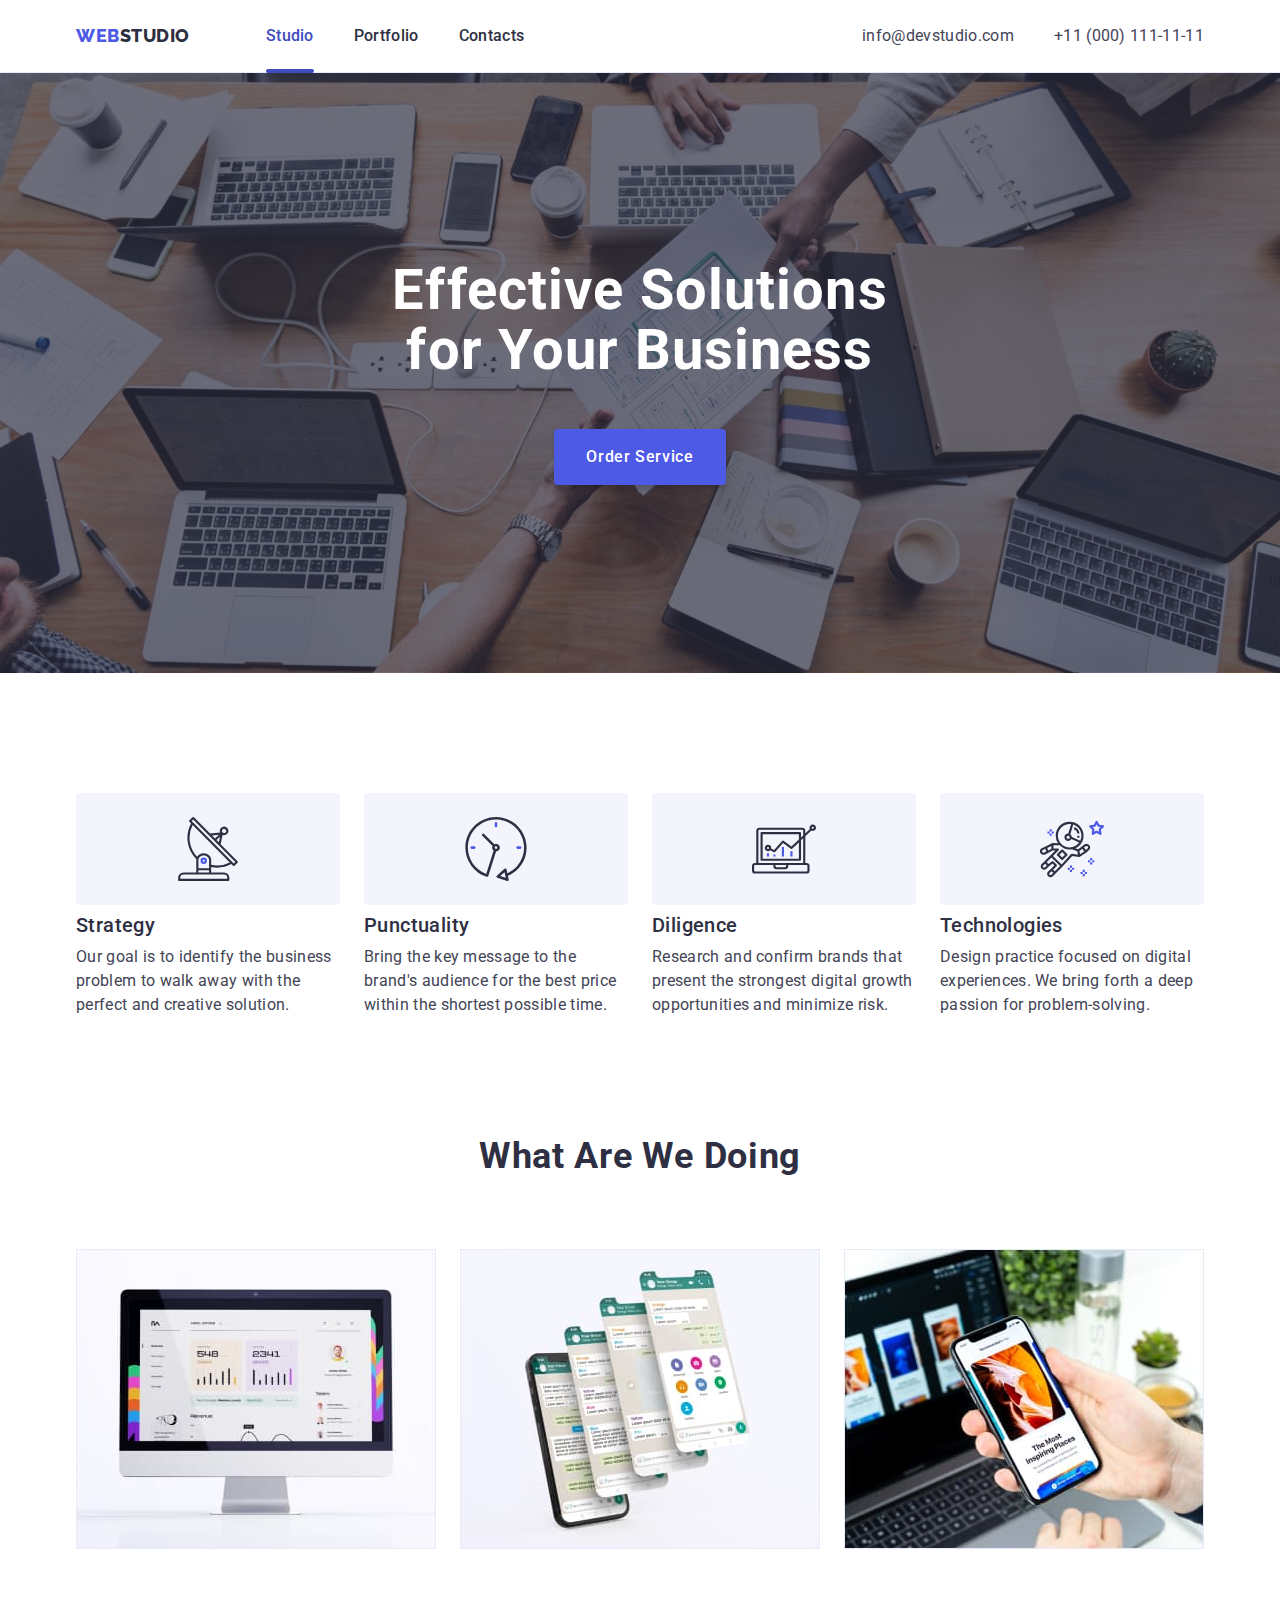
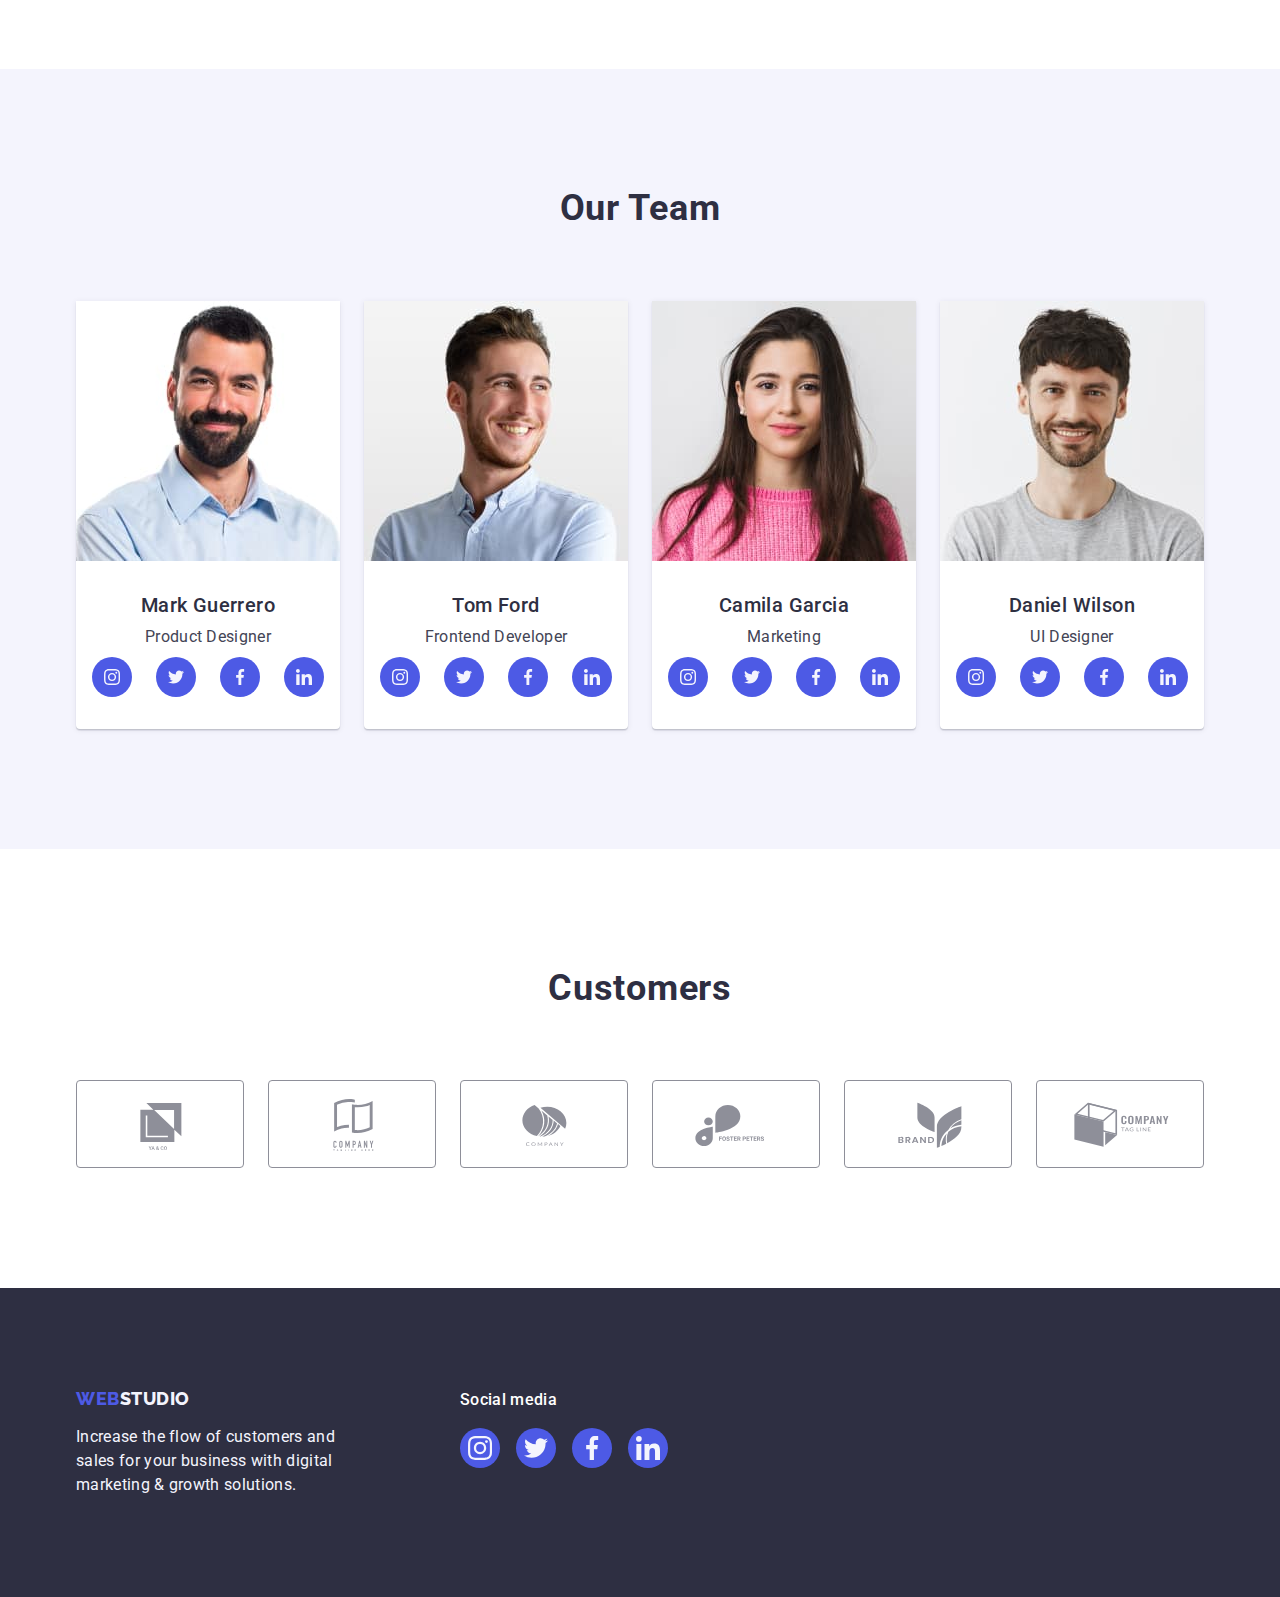
<file: index.html>
<!DOCTYPE html>

<html lang="en">
  <head>
    <meta charset="UTF-8" />
    <meta http-equiv="X-UA-Compatible" content="IE=edge" />
    <meta name="viewport" content="width=device-width, initial-scale=1.0" />
    <link rel="preconnect" href="https://fonts.googleapis.com" />
    <link rel="preconnect" href="https://fonts.gstatic.com" crossorigin />
    <link
      href="https://fonts.googleapis.com/css2?family=Raleway:wght@800&family=Roboto:wght@400;500;700;900&display=swap"
      rel="stylesheet"
    />
    <link rel="stylesheet" href="./css/modern-normalize/modern-normalize.min.css" />
    <link rel="stylesheet" href="./css/styles.css" />
    <title>Web Studio</title>
  </head>
  <body>
    <header class="page-header">
      <div class="container page-header-container">
        <nav class="page-nav">
          <a href="./index.html" class="logo link"
            >Web<span class="logo-item-theme-light">Studio</span></a
          >
          <ul class="menu list">
            <li class="menu-item">
              <a class="menu-link menu-link-active link" href="./index.html">Studio</a>
            </li>
            <li class="menu-item">
              <a class="menu-link link" href="./portfolio.html">Portfolio</a>
            </li>
            <li class="menu-item">
              <a class="menu-link link" href="">Contacts</a>
            </li>
          </ul>
        </nav>
        <address class="contact">
          <ul class="contact-list list">
            <li class="contact-item">
              <a class="contact-link link" href="mailto:info@devstudio.com">info@devstudio.com</a>
            </li>
            <li class="contact-item">
              <a class="contact-link link" href="tel:+110001111111">+11 (000) 111-11-11</a>
            </li>
          </ul>
        </address>
      </div>
    </header>
    <main>
      <section class="hero">
        <div class="container">
          <h1 class="hero-descr">Effective Solutions for Your Business</h1>
          <button class="modal-open-btn" type="button" data-modal-open>Order Service</button>
        </div>
      </section>
      <section class="principle-section section">
        <div class="container">
          <h2 class="principle-title-hidden visually-hidden">Principles of work</h2>
          <ul class="principle list principle-container">
            <li class="principle-item">
              <div class="principle-icon-container">
                <svg class="principle-icon" aria-label="Icon antenna" width="64" height="64">
                  <use href="./images/icons.svg#icon-antenna"></use>
                </svg>
              </div>
              <h3 class="principle-title">Strategy</h3>
              <p class="principle-descr">
                Our goal is to identify the business problem to walk away with the perfect and
                creative solution.
              </p>
            </li>
            <li class="principle-item">
              <div class="principle-icon-container">
                <svg class="principle-icon" aria-label="Icon clock" width="64" height="64">
                  <use href="./images/icons.svg#icon-clock"></use>
                </svg>
              </div>
              <h3 class="principle-title">Punctuality</h3>
              <p class="principle-descr">
                Bring the key message to the brand's audience for the best price within the shortest
                possible time.
              </p>
            </li>
            <li class="principle-item">
              <div class="principle-icon-container">
                <svg class="principle-icon" aria-label="Icon diagram" width="64" height="64">
                  <use href="./images/icons.svg#icon-diagram"></use>
                </svg>
              </div>
              <h3 class="principle-title">Diligence</h3>
              <p class="principle-descr">
                Research and confirm brands that present the strongest digital growth opportunities
                and minimize risk.
              </p>
            </li>
            <li class="principle-item">
              <div class="principle-icon-container">
                <svg class="principle-icon" aria-label="Icon astronaut" width="64" height="64">
                  <use href="./images/icons.svg#icon-astronaut"></use>
                </svg>
              </div>
              <h3 class="principle-title">Technologies</h3>
              <p class="principle-descr">
                Design practice focused on digital experiences. We bring forth a deep passion for
                problem-solving.
              </p>
            </li>
          </ul>
        </div>
      </section>
      <section class="working-section">
        <div class="container">
          <h2 class="working-img-title">What Are We Doing</h2>
          <ul class="working-img-list list">
            <li class="working-img-item">
              <img
                class="working-img"
                src="./images/what-are-we-doing/pc-content.jpg"
                alt="PC content"
                width="360"
                height="300"
              />
            </li>
            <li class="working-img-item">
              <img
                class="working-img"
                src="./images/what-are-we-doing/mobile-application.jpg"
                alt="Mobile application"
                width="360"
                height="300"
              />
            </li>
            <li class="working-img-item">
              <img
                class="working-img"
                src="./images/what-are-we-doing/mobile-content.jpg"
                alt="Mobile content"
                width="360"
                height="300"
              />
            </li>
          </ul>
        </div>
      </section>
      <section class="our-team-section section">
        <div class="container">
          <h2 class="team-title">Our Team</h2>
          <ul class="team-list list">
            <li class="team-item">
              <img
                class="team-img"
                src="./images/our-team/mark-guerrero.jpg"
                alt="Mark Guerrero"
                width="264"
                height="260"
              />
              <div class="team-member-container">
                <h3 class="team-member">Mark Guerrero</h3>
                <p class="team-member-profession">Product Designer</p>
                <ul class="social-list list">
                  <li class="social-list-item">
                    <a href="" class="social-list-link">
                      <svg
                        class="social-list-icon"
                        aria-label="Icon instagram"
                        width="16"
                        height="16"
                      >
                        <use href="./images/icons.svg#icon-instagram"></use>
                      </svg>
                    </a>
                  </li>
                  <li class="social-list-item">
                    <a href="" class="social-list-link">
                      <svg
                        class="social-list-icon"
                        aria-label="Icon twitter"
                        width="16"
                        height="16"
                      >
                        <use href="./images/icons.svg#icon-twitter"></use>
                      </svg>
                    </a>
                  </li>
                  <li class="social-list-item">
                    <a href="" class="social-list-link">
                      <svg
                        class="social-list-icon"
                        aria-label="Icon facebook"
                        width="16"
                        height="16"
                      >
                        <use href="./images/icons.svg#icon-facebook"></use>
                      </svg>
                    </a>
                  </li>
                  <li class="social-list-item">
                    <a href="" class="social-list-link">
                      <svg
                        class="social-list-icon"
                        aria-label="Icon linkedin"
                        width="16"
                        height="16"
                      >
                        <use href="./images/icons.svg#icon-linkedin"></use>
                      </svg>
                    </a>
                  </li>
                </ul>
              </div>
            </li>
            <li class="team-item">
              <img
                class="team-img"
                src="./images/our-team/tom-ford.jpg"
                alt="Tom Ford"
                width="264"
                height="260"
              />
              <div class="team-member-container">
                <h3 class="team-member">Tom Ford</h3>
                <p class="team-member-profession">Frontend Developer</p>
                <ul class="social-list list">
                  <li class="social-list-item">
                    <a href="" class="social-list-link">
                      <svg
                        class="social-list-icon"
                        aria-label="Icon instagram"
                        width="16"
                        height="16"
                      >
                        <use href="./images/icons.svg#icon-instagram"></use>
                      </svg>
                    </a>
                  </li>
                  <li class="social-list-item">
                    <a href="" class="social-list-link">
                      <svg
                        class="social-list-icon"
                        aria-label="Icon twitter"
                        width="16"
                        height="16"
                      >
                        <use href="./images/icons.svg#icon-twitter"></use>
                      </svg>
                    </a>
                  </li>
                  <li class="social-list-item">
                    <a href="" class="social-list-link">
                      <svg
                        class="social-list-icon"
                        aria-label="Icon facebook"
                        width="16"
                        height="16"
                      >
                        <use href="./images/icons.svg#icon-facebook"></use>
                      </svg>
                    </a>
                  </li>
                  <li class="social-list-item">
                    <a href="" class="social-list-link">
                      <svg
                        class="social-list-icon"
                        aria-label="Icon linkedin"
                        width="16"
                        height="16"
                      >
                        <use href="./images/icons.svg#icon-linkedin"></use>
                      </svg>
                    </a>
                  </li>
                </ul>
              </div>
            </li>
            <li class="team-item">
              <img
                class="team-img"
                src="./images/our-team/camila-garcia.jpg"
                alt="Camila Garcia"
                width="264"
                height="260"
              />
              <div class="team-member-container">
                <h3 class="team-member">Camila Garcia</h3>
                <p class="team-member-profession">Marketing</p>
                <ul class="social-list list">
                  <li class="social-list-item">
                    <a href="" class="social-list-link">
                      <svg
                        class="social-list-icon"
                        aria-label="Icon instagram"
                        width="16"
                        height="16"
                      >
                        <use href="./images/icons.svg#icon-instagram"></use>
                      </svg>
                    </a>
                  </li>
                  <li class="social-list-item">
                    <a href="" class="social-list-link">
                      <svg
                        class="social-list-icon"
                        aria-label="Icon twitter"
                        width="16"
                        height="16"
                      >
                        <use href="./images/icons.svg#icon-twitter"></use>
                      </svg>
                    </a>
                  </li>
                  <li class="social-list-item">
                    <a href="" class="social-list-link">
                      <svg
                        class="social-list-icon"
                        aria-label="Icon facebook"
                        width="16"
                        height="16"
                      >
                        <use href="./images/icons.svg#icon-facebook"></use>
                      </svg>
                    </a>
                  </li>
                  <li class="social-list-item">
                    <a href="" class="social-list-link">
                      <svg
                        class="social-list-icon"
                        aria-label="Icon linkedin"
                        width="16"
                        height="16"
                      >
                        <use href="./images/icons.svg#icon-linkedin"></use>
                      </svg>
                    </a>
                  </li>
                </ul>
              </div>
            </li>
            <li class="team-item">
              <img
                class="team-img"
                src="./images/our-team/daniel-wilson.jpg"
                alt="Daniel Wilson"
                width="264"
                height="260"
              />
              <div class="team-member-container">
                <h3 class="team-member">Daniel Wilson</h3>
                <p class="team-member-profession">UI Designer</p>
                <ul class="social-list list">
                  <li class="social-list-item">
                    <a href="" class="social-list-link">
                      <svg
                        class="social-list-icon"
                        aria-label="Icon instagram"
                        width="16"
                        height="16"
                      >
                        <use href="./images/icons.svg#icon-instagram"></use>
                      </svg>
                    </a>
                  </li>
                  <li class="social-list-item">
                    <a href="" class="social-list-link">
                      <svg
                        class="social-list-icon"
                        aria-label="Icon twitter"
                        width="16"
                        height="16"
                      >
                        <use href="./images/icons.svg#icon-twitter"></use>
                      </svg>
                    </a>
                  </li>
                  <li class="social-list-item">
                    <a href="" class="social-list-link">
                      <svg
                        class="social-list-icon"
                        aria-label="Icon facebook"
                        width="16"
                        height="16"
                      >
                        <use href="./images/icons.svg#icon-facebook"></use>
                      </svg>
                    </a>
                  </li>
                  <li class="social-list-item">
                    <a href="" class="social-list-link">
                      <svg
                        class="social-list-icon"
                        aria-label="Icon linkedin"
                        width="16"
                        height="16"
                      >
                        <use href="./images/icons.svg#icon-linkedin"></use>
                      </svg>
                    </a>
                  </li>
                </ul>
              </div>
            </li>
          </ul>
        </div>
      </section>
      <section class="customers-section section">
        <div class="container">
          <h2 class="companies-icon-title">Customers</h2>
          <ul class="company-list list">
            <li class="company-list-item">
              <a href="" class="company-list-link">
                <svg
                  class="company-list-icon"
                  aria-label="Icon first company"
                  width="104"
                  height="56"
                >
                  <use href="./images/icons.svg#icon-first-company"></use>
                </svg>
              </a>
            </li>
            <li class="company-list-item">
              <a href="" class="company-list-link">
                <svg
                  class="company-list-icon"
                  aria-label="Icon second company"
                  width="104"
                  height="56"
                >
                  <use href="./images/icons.svg#icon-second-company"></use>
                </svg>
              </a>
            </li>
            <li class="company-list-item">
              <a href="" class="company-list-link">
                <svg
                  class="company-list-icon"
                  aria-label="Icon third company"
                  width="104"
                  height="56"
                >
                  <use href="./images/icons.svg#icon-third-company"></use>
                </svg>
              </a>
            </li>
            <li class="company-list-item">
              <a href="" class="company-list-link">
                <svg
                  class="company-list-icon"
                  aria-label="Icon fourth company"
                  width="104"
                  height="56"
                >
                  <use href="./images/icons.svg#icon-fourth-company"></use>
                </svg>
              </a>
            </li>
            <li class="company-list-item">
              <a href="" class="company-list-link">
                <svg
                  class="company-list-icon"
                  aria-label="Icon fifth company"
                  width="104"
                  height="56"
                >
                  <use href="./images/icons.svg#icon-fifth-company"></use>
                </svg>
              </a>
            </li>
            <li class="company-list-item">
              <a href="" class="company-list-link">
                <svg
                  class="company-list-icon"
                  aria-label="Icon sixth company"
                  width="104"
                  height="56"
                >
                  <use href="./images/icons.svg#icon-sixth-company"></use>
                </svg>
              </a>
            </li>
          </ul>
        </div>
      </section>
    </main>
    <footer class="footer">
      <div class="footer-container container">
        <div class="footer-main">
          <a href="./index.html" class="logo logo-footer link"
            >Web<span class="logo-item-theme-dark">Studio</span></a
          >
          <p class="footer-descr">
            Increase the flow of customers and sales for your business with digital marketing &
            growth solutions.
          </p>
        </div>
        <div>
          <p class="footer-icon-title">Social media</p>
          <ul class="footer-social-list list">
            <li class="footer-social-list-item">
              <a href="" class="footer-social-list-link">
                <svg
                  class="footer-social-list-icon"
                  aria-label="Icon instagram"
                  width="24"
                  height="24"
                >
                  <use href="./images/icons.svg#icon-instagram"></use>
                </svg>
              </a>
            </li>
            <li class="footer-social-list-item">
              <a href="" class="footer-social-list-link">
                <svg
                  class="footer-social-list-icon"
                  aria-label="Icon twitter"
                  width="24"
                  height="24"
                >
                  <use href="./images/icons.svg#icon-twitter"></use>
                </svg>
              </a>
            </li>
            <li class="footer-social-list-item">
              <a href="" class="footer-social-list-link">
                <svg
                  class="footer-social-list-icon"
                  aria-label="Icon facebook"
                  width="24"
                  height="24"
                >
                  <use href="./images/icons.svg#icon-facebook"></use>
                </svg>
              </a>
            </li>
            <li class="footer-social-list-item">
              <a href="" class="footer-social-list-link">
                <svg
                  class="footer-social-list-icon"
                  aria-label="Icon linkedin"
                  width="24"
                  height="24"
                >
                  <use href="./images/icons.svg#icon-linkedin"></use>
                </svg>
              </a>
            </li>
          </ul>
        </div>
      </div>
    </footer>
    <div class="backdrop is-hidden" data-modal>
      <div class="modal">
        <button type="button" class="modal-close-btn" data-modal-close>
          <svg class="modal-close-icon" width="8" height="8">
            <use href="./images/icons.svg#icon-close-btn"></use>
          </svg>
        </button>
      </div>
    </div>
    <script src="./js/modal.js"></script>
  </body>
</html>
</file>
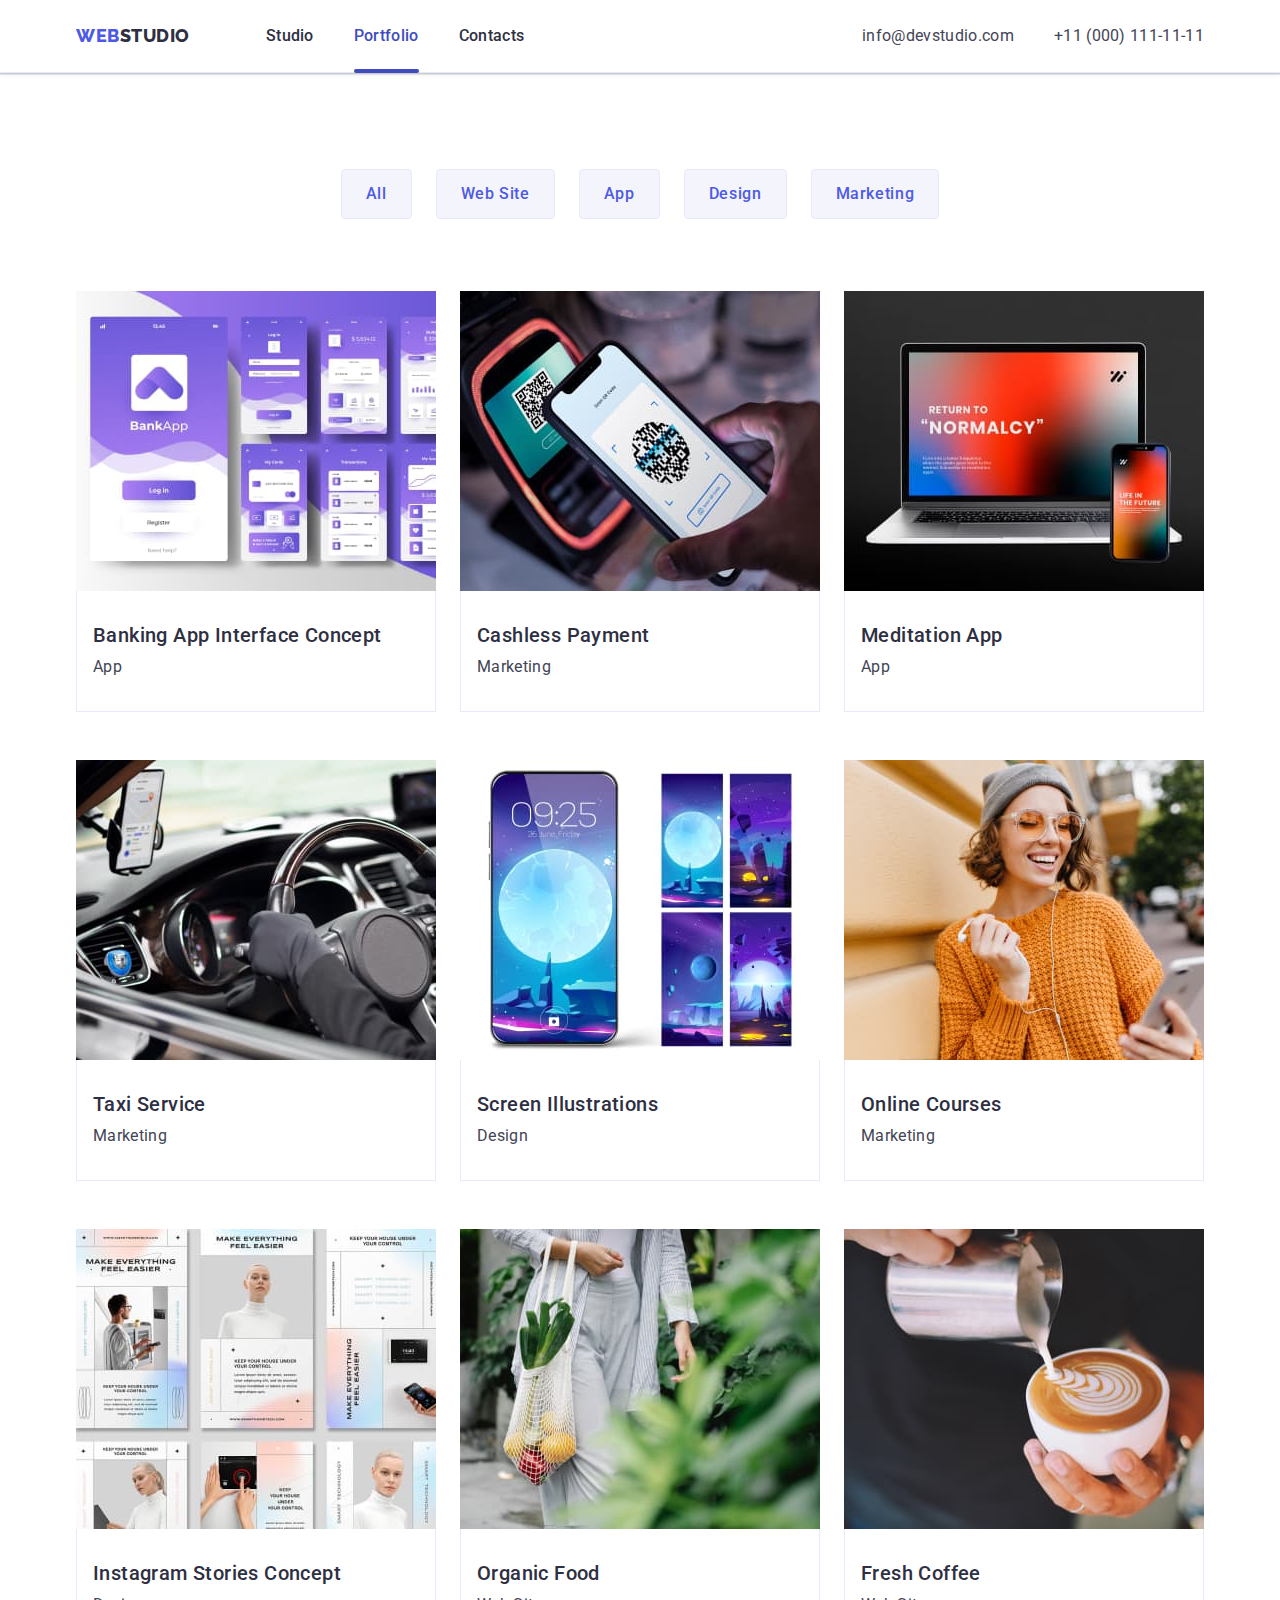
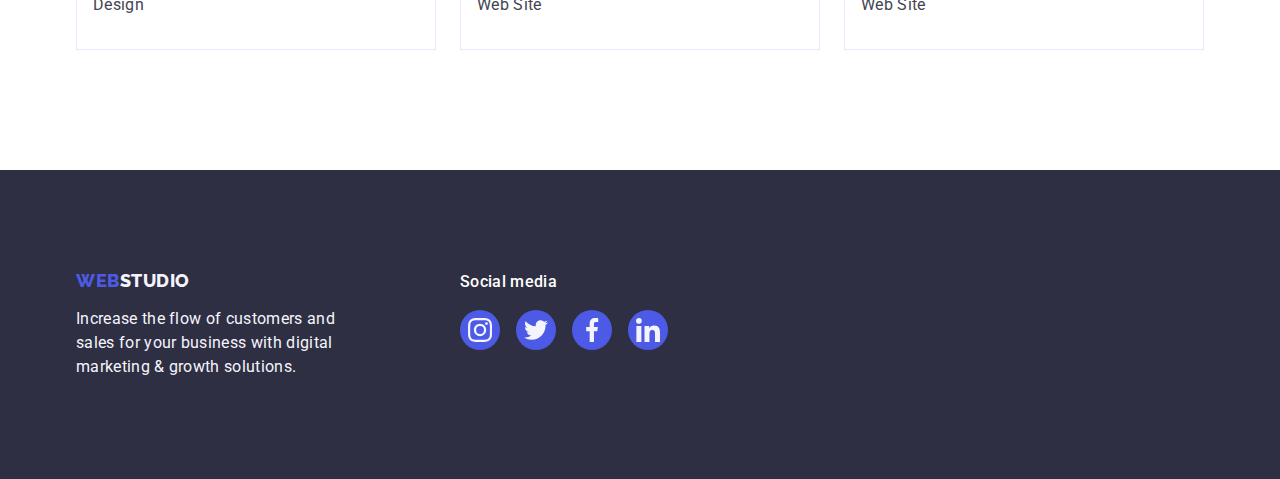
<file: portfolio.html>
<!DOCTYPE html>

<html lang="en">
  <head>
    <meta charset="UTF-8" />
    <meta http-equiv="X-UA-Compatible" content="IE=edge" />
    <meta name="viewport" content="width=device-width, initial-scale=1.0" />
    <link rel="preconnect" href="https://fonts.googleapis.com" />
    <link rel="preconnect" href="https://fonts.gstatic.com" crossorigin />
    <link
      href="https://fonts.googleapis.com/css2?family=Raleway:wght@800&family=Roboto:wght@400;500;700;900&display=swap"
      rel="stylesheet"
    />
    <link rel="stylesheet" href="./css/modern-normalize/modern-normalize.min.css" />
    <link rel="stylesheet" href="./css/styles.css" />
    <title>Web Studio</title>
  </head>
  <body>
    <header class="page-header">
      <div class="container page-header-container">
        <nav class="page-nav">
          <a href="./index.html" class="logo link"
            >Web<span class="logo-item-theme-light">Studio</span></a
          >
          <ul class="menu list">
            <li class="menu-item">
              <a class="menu-link link" href="./index.html">Studio</a>
            </li>
            <li class="menu-item">
              <a class="menu-link menu-link-active link" href="./portfolio.html">Portfolio</a>
            </li>
            <li class="menu-item">
              <a class="menu-link link" href="">Contacts</a>
            </li>
          </ul>
        </nav>
        <address class="contact">
          <ul class="contact-list list">
            <li class="contact-item">
              <a class="contact-link link" href="mailto:info@devstudio.com">info@devstudio.com</a>
            </li>
            <li class="contact-item">
              <a class="contact-link link" href="tel:+110001111111">+11 (000) 111-11-11</a>
            </li>
          </ul>
        </address>
      </div>
    </header>
    <main>
      <section class="portfolio-section">
        <div class="container">
          <h1 class="visually-hidden">Filters</h1>
          <ul class="btn-list list">
            <li class="btn-item"><button class="filter-btn" type="button">All</button></li>
            <li class="btn-item"><button class="filter-btn" type="button">Web Site</button></li>
            <li class="btn-item"><button class="filter-btn" type="button">App</button></li>
            <li class="btn-item"><button class="filter-btn" type="button">Design</button></li>
            <li class="btn-item"><button class="filter-btn" type="button">Marketing</button></li>
          </ul>
          <ul class="portfolio-img-list list">
            <li class="portfolio-img-item">
              <a href="" class="portfolio-img-link link"
                ><div class="portfolio-img-wrapper">
                  <img
                    class="portfolio-img"
                    src="./images/portfolio/banking-app.jpg"
                    alt="Banking App"
                    width="360"
                    height="300"
                  />
                  <p class="overlay">
                    14 Stylish and User-Friendly App Design Concepts · Task Manager App · Calorie
                    Tracker App · Exotic Fruit Ecommerce App · Cloud Storage App
                  </p>
                </div>
                <div class="portfolio-img-descr-container">
                  <h2 class="portfolio-img-title">Banking App Interface Concept</h2>
                  <p class="portfolio-img-descr">App</p>
                </div></a
              >
            </li>
            <li class="portfolio-img-item">
              <a href="" class="portfolio-img-link link"
                ><div class="portfolio-img-wrapper">
                  <img
                    class="portfolio-img"
                    src="./images/portfolio/cashless-payment.jpg"
                    alt="Cashless Payment"
                    width="360"
                    height="300"
                  />
                  <p class="overlay">
                    14 Stylish and User-Friendly App Design Concepts · Task Manager App · Calorie
                    Tracker App · Exotic Fruit Ecommerce App · Cloud Storage App
                  </p>
                </div>
                <div class="portfolio-img-descr-container">
                  <h2 class="portfolio-img-title">Cashless Payment</h2>
                  <p class="portfolio-img-descr">Marketing</p>
                </div></a
              >
            </li>
            <li class="portfolio-img-item">
              <a href="" class="portfolio-img-link link"
                ><div class="portfolio-img-wrapper">
                  <img
                    class="portfolio-img"
                    src="./images/portfolio/meditation-app.jpg"
                    alt="Meditation App"
                    width="360"
                    height="300"
                  />
                  <p class="overlay">
                    14 Stylish and User-Friendly App Design Concepts · Task Manager App · Calorie
                    Tracker App · Exotic Fruit Ecommerce App · Cloud Storage App
                  </p>
                </div>
                <div class="portfolio-img-descr-container">
                  <h2 class="portfolio-img-title">Meditation App</h2>
                  <p class="portfolio-img-descr">App</p>
                </div></a
              >
            </li>
            <li class="portfolio-img-item">
              <a href="" class="portfolio-img-link link"
                ><div class="portfolio-img-wrapper">
                  <img
                    class="portfolio-img"
                    src="./images/portfolio/taxi-service.jpg"
                    alt="Taxi Service"
                    width="360"
                    height="300"
                  />
                  <p class="overlay">
                    14 Stylish and User-Friendly App Design Concepts · Task Manager App · Calorie
                    Tracker App · Exotic Fruit Ecommerce App · Cloud Storage App
                  </p>
                </div>
                <div class="portfolio-img-descr-container">
                  <h2 class="portfolio-img-title">Taxi Service</h2>
                  <p class="portfolio-img-descr">Marketing</p>
                </div></a
              >
            </li>
            <li class="portfolio-img-item">
              <a href="" class="portfolio-img-link link"
                ><div class="portfolio-img-wrapper">
                  <img
                    class="portfolio-img"
                    src="./images/portfolio/screen-illustrations.jpg"
                    alt="Screen Illustrations"
                    width="360"
                    height="300"
                  />
                  <p class="overlay">
                    14 Stylish and User-Friendly App Design Concepts · Task Manager App · Calorie
                    Tracker App · Exotic Fruit Ecommerce App · Cloud Storage App
                  </p>
                </div>
                <div class="portfolio-img-descr-container">
                  <h2 class="portfolio-img-title">Screen Illustrations</h2>
                  <p class="portfolio-img-descr">Design</p>
                </div></a
              >
            </li>
            <li class="portfolio-img-item">
              <a href="" class="portfolio-img-link link"
                ><div class="portfolio-img-wrapper">
                  <img
                    class="portfolio-img"
                    src="./images/portfolio/online-courses.jpg"
                    alt="Online Courses"
                    width="360"
                    height="300"
                  />
                  <p class="overlay">
                    14 Stylish and User-Friendly App Design Concepts · Task Manager App · Calorie
                    Tracker App · Exotic Fruit Ecommerce App · Cloud Storage App
                  </p>
                </div>
                <div class="portfolio-img-descr-container">
                  <h2 class="portfolio-img-title">Online Courses</h2>
                  <p class="portfolio-img-descr">Marketing</p>
                </div></a
              >
            </li>
            <li class="portfolio-img-item">
              <a href="" class="portfolio-img-link link"
                ><div class="portfolio-img-wrapper">
                  <img
                    class="portfolio-img"
                    src="./images/portfolio/instagram-stories.jpg"
                    alt="Instagram Stories"
                    width="360"
                    height="300"
                  />
                  <p class="overlay">
                    14 Stylish and User-Friendly App Design Concepts · Task Manager App · Calorie
                    Tracker App · Exotic Fruit Ecommerce App · Cloud Storage App
                  </p>
                </div>
                <div class="portfolio-img-descr-container">
                  <h2 class="portfolio-img-title">Instagram Stories Concept</h2>
                  <p class="portfolio-img-descr">Design</p>
                </div></a
              >
            </li>
            <li class="portfolio-img-item">
              <a href="" class="portfolio-img-link link"
                ><div class="portfolio-img-wrapper">
                  <img
                    class="portfolio-img"
                    src="./images/portfolio/organic-food.jpg"
                    alt="Organic Food"
                    width="360"
                    height="300"
                  />
                  <p class="overlay">
                    14 Stylish and User-Friendly App Design Concepts · Task Manager App · Calorie
                    Tracker App · Exotic Fruit Ecommerce App · Cloud Storage App
                  </p>
                </div>
                <div class="portfolio-img-descr-container">
                  <h2 class="portfolio-img-title">Organic Food</h2>
                  <p class="portfolio-img-descr">Web Site</p>
                </div></a
              >
            </li>
            <li class="portfolio-img-item">
              <a href="" class="portfolio-img-link link"
                ><div class="portfolio-img-wrapper">
                  <img
                    class="portfolio-img"
                    src="./images/portfolio/fresh-coffee.jpg"
                    alt="Fresh Coffee"
                    width="360"
                    height="300"
                  />
                  <p class="overlay">
                    14 Stylish and User-Friendly App Design Concepts · Task Manager App · Calorie
                    Tracker App · Exotic Fruit Ecommerce App · Cloud Storage App
                  </p>
                </div>
                <div class="portfolio-img-descr-container">
                  <h2 class="portfolio-img-title">Fresh Coffee</h2>
                  <p class="portfolio-img-descr">Web Site</p>
                </div></a
              >
            </li>
          </ul>
        </div>
      </section>
    </main>
    <footer class="footer">
      <div class="footer-container container">
        <div class="footer-main">
          <a href="./index.html" class="logo logo-footer link"
            >Web<span class="logo-item-theme-dark">Studio</span></a
          >
          <p class="footer-descr">
            Increase the flow of customers and sales for your business with digital marketing &
            growth solutions.
          </p>
        </div>
        <div>
          <p class="footer-icon-title">Social media</p>
          <ul class="footer-social-list list">
            <li class="footer-social-list-item">
              <a href="" class="footer-social-list-link">
                <svg
                  class="footer-social-list-icon"
                  aria-label="Icon instagram"
                  width="24"
                  height="24"
                >
                  <use href="./images/icons.svg#icon-instagram"></use>
                </svg>
              </a>
            </li>
            <li class="footer-social-list-item">
              <a href="" class="footer-social-list-link">
                <svg
                  class="footer-social-list-icon"
                  aria-label="Icon twitter"
                  width="24"
                  height="24"
                >
                  <use href="./images/icons.svg#icon-twitter"></use>
                </svg>
              </a>
            </li>
            <li class="footer-social-list-item">
              <a href="" class="footer-social-list-link">
                <svg
                  class="footer-social-list-icon"
                  aria-label="Icon facebook"
                  width="24"
                  height="24"
                >
                  <use href="./images/icons.svg#icon-facebook"></use>
                </svg>
              </a>
            </li>
            <li class="footer-social-list-item">
              <a href="" class="footer-social-list-link">
                <svg
                  class="footer-social-list-icon"
                  aria-label="Icon linkedin"
                  width="24"
                  height="24"
                >
                  <use href="./images/icons.svg#icon-linkedin"></use>
                </svg>
              </a>
            </li>
          </ul>
        </div>
      </div>
    </footer>
  </body>
</html>
</file>
<file: css/styles.css>
/* Default */

body {
    font-family: 'Roboto', sans-serif;
    color: #434455;
    background-color: var(--background-white);
}

.container {
    width: 1158px;
    margin-left: auto;
    margin-right: auto;
    padding-left: 15px;
    padding-right: 15px;
}

.section {
    padding-top: 120px;
    padding-bottom: 120px;
}

.list {
    list-style: none;
}

.link {
    text-decoration: none;
}

.visually-hidden {
    position: absolute;
    width: 1px;
    height: 1px;
    margin: -1px;
    border: 0;
    padding: 0;
    white-space: nowrap;
    clip-path: inset(100%);
    clip: rect(0 0 0 0);
    overflow: hidden;
}

button {
    cursor: pointer;
}

h1,
h2,
h3,
h4,
h5,
h6,
p {
    margin-top: 0;
    margin-bottom: 0;
}

ul,
ol {
    margin-top: 0;
    margin-bottom: 0;
    padding-left: 0;
}

img {
    display: block;
}

/* Colors */

:root {
    --background-dark: #2E2F42;
    --background-light: #F4F4FD;
    --background-white: #FFFFFF;
    --primary-brand: #4D5AE5;
    --pressed-state: #404BBF;
    --title-color: #2E2F42;
    --title-color-background-dark: #FFFFFF;
    --description-color: #434455;
    --social-icon: #F4F4FD;
    --company-icon: #8e8f99;
    --transition-duration-and-func: 250ms cubic-bezier(0.4, 0, 0.2, 1);
}

/* Top Line */

.page-header {
    border-bottom: 1px solid #E7E9FC;
    box-shadow: 0px 2px 1px rgba(46, 47, 66, 0.08), 0px 1px 1px rgba(46, 47, 66, 0.16), 0px 1px 6px rgba(46, 47, 66, 0.08);
}

.page-header-container {
    display: flex;
    align-items: center;
}

.page-nav {
    display: flex;
    align-items: center;
}

.logo {
    margin-right: 76px;
    font-family: 'Raleway', sans-serif;
    font-style: normal;
    font-weight: 800;
    font-size: 18px;
    line-height: 1.17;
    letter-spacing: 0.03em;
    text-transform: uppercase;
    color: var(--primary-brand);
}

.logo-item-theme-light {
    color: #2E2F42;
}

.logo-item-theme-dark {
    color: #F4F4FD;
}

.menu {
    display: flex;
    align-items: center;
    gap: 40px;
}

.menu-link {
    display: block;
    padding-top: 24px;
    padding-bottom: 24px;
    font-weight: 500;
    font-size: 16px;
    line-height: 1.5;
    letter-spacing: 0.02em;
    color: #2E2F42;
    transition: color var(--transition-duration-and-func);
}

.menu-link:hover,
.menu-link:focus {
    color: var(--pressed-state);
}

.menu-link-active {
    position: relative;
    color: var(--pressed-state);
}

.menu-link-active::after {
    content: '';
    position: absolute;
    left: 0;
    bottom: -1px;
    width: 100%;
    height: 4px;
    background-color: var(--pressed-state);
    border-radius: 2px;
}

.contact {
    font-style: normal;
    margin-left: auto;
}

.contact-list {
    display: flex;
    align-items: center;
    gap: 40px;
}

.contact-link {
    font-weight: 400;
    font-size: 16px;
    line-height: 1.5;
    letter-spacing: 0.02em;
    color: #434455;
    transition: color var(--transition-duration-and-func);
}

.contact-link:hover,
.contact-link:focus {
    color: var(--pressed-state);
}

/* Hero */

.hero {
    margin-left: auto;
    margin-right: auto;
    padding-top: 188px;
    padding-bottom: 188px;
    background-color: var(--background-dark);
    background-image: linear-gradient(rgba(46, 47, 66, 0.7), rgba(46, 47, 66, 0.7)), url(../images/hero/people-office-bg.jpg);
    max-width: 1440px;
    background-repeat: no-repeat;
    background-position: center;
    background-size: cover;
}

.hero-descr {
    margin-left: auto;
    margin-right: auto;
    max-width: 496px;
    margin-bottom: 48px;
    font-weight: 700;
    font-size: 56px;
    line-height: 1.07;
    letter-spacing: 0.02em;
    text-align: center;
    color: #ffffff;
}

.modal-open-btn {
    display: block;
    margin-left: auto;
    margin-right: auto;
    padding: 16px 32px;
    min-width: 169px;
    font-family: 'Roboto', sans-serif;
    font-weight: 500;
    font-size: 16px;
    line-height: 1.5;
    letter-spacing: 0.04em;
    color: #FFFFFF;
    cursor: pointer;
    background-color: var(--primary-brand);
    box-shadow: 0px 4px 4px rgba(0, 0, 0, 0.15);
    border: none;
    border-radius: 4px;
    transition: background-color var(--transition-duration-and-func);
}

.modal-open-btn:hover,
.modal-open-btn:focus {
    background-color: var(--pressed-state);
}

/* Principles of work */

.principle-container {
    display: flex;
    gap: 24px;
}

.principle-item {
    flex-basis: calc((100% - 72px) / 4);
}

.principle-icon-container {
    width: 264px;
    height: 112px;
    display: flex;
    justify-content: center;
    align-items: center;
    background-color: var(--background-light);
    border-radius: 4px;
    margin-bottom: 8px;
}

.principle-title {
    margin-bottom: 8px;
    font-weight: 500;
    font-size: 20px;
    line-height: 1.2;
    letter-spacing: 0.02em;
    color: var(--title-color);
}

.principle-descr {
    font-weight: 400;
    font-size: 16px;
    line-height: 1.5;
    letter-spacing: 0.02em;
    color: var(--description-color);
}

/* What are we doing */

.working-section {
    padding-bottom: 120px;
}

.working-img-list {
    display: flex;
    gap: 24px;
}

.working-img-title {
    text-align: center;
    margin-bottom: 72px;
    font-weight: 700;
    font-size: 36px;
    line-height: 1.11;
    letter-spacing: 0.02em;
    text-transform: capitalize;
    color: var(--title-color);
}

.working-img-item {
    flex-basis: calc((100% - 48px) / 3);
}

/* Our team */

.our-team-section {
    background-color: var(--background-light);
}

.team-list {
    display: flex;
    gap: 24px;
}

.team-item {
    flex-basis: calc((100% - 72px) / 4);
    background-color: var(--background-white);
    box-shadow: 0px 1px 6px rgba(46, 47, 66, 0.08), 0px 1px 1px rgba(46, 47, 66, 0.16), 0px 2px 1px rgba(46, 47, 66, 0.08);
    border-radius: 0px 0px 4px 4px;
}

.team-title {
    text-align: center;
    margin-bottom: 72px;
    font-weight: 700;
    font-size: 36px;
    line-height: 1.11;
    letter-spacing: 0.02em;
    text-transform: capitalize;
    color: var(--title-color);
}

.team-member-container {
    padding: 32px 0;
}

.team-member {
    text-align: center;
    margin-bottom: 8px;
    font-weight: 500;
    font-size: 20px;
    line-height: 1.2;
    letter-spacing: 0.02em;
    color: var(--title-color);
}

.team-member-profession {
    text-align: center;
    font-weight: 400;
    font-size: 16px;
    line-height: 1.5;
    letter-spacing: 0.02em;
    color: var(--description-color);
    margin-bottom: 8px;
}

.social-list {
    display: flex;
    justify-content: center;
    gap: 24px;
}

.social-list-link {
    display: flex;
    justify-content: center;
    align-items: center;
    width: 40px;
    height: 40px;
    border-radius: 50%;
    background-color: var(--primary-brand);
    transition: background-color var(--transition-duration-and-func);
}

.social-list-link:hover,
.social-list-link:focus {
    background-color: var(--pressed-state);
}

.social-list-icon {
    fill: var(--social-icon);
}

/* Customers */

.customers-section {
    background-color: var(--background-white);
}

.companies-icon-title {
    text-align: center;
    margin-bottom: 72px;
    font-weight: 700;
    font-size: 36px;
    line-height: 1.1;
    letter-spacing: 0.02em;
    text-transform: capitalize;
    color: var(--title-color);
}

.company-list {
    display: flex;
    justify-content: center;
    gap: 24px;
}

.company-list-link {
    display: flex;
    justify-content: center;
    align-items: center;
    width: 168px;
    height: 88px;
    color: var(--company-icon);
    border: 1px solid #8E8F99;
    border-radius: 4px;
    transition: border-color var(--transition-duration-and-func), color var(--transition-duration-and-func);
}

.company-list-icon {
    fill: currentColor;
}

.company-list-link:hover,
.company-list-link:focus {
    color: var(--pressed-state);
    border: 1px solid var(--pressed-state);
}

/* Footer */

.footer {
    padding-top: 100px;
    padding-bottom: 100px;
    background-color: var(--background-dark);
}

.footer-container {
    display: flex;
    align-items: baseline;
}

.footer-container-list {
    display: flex;
}

.footer-main {
    margin-right: 120px;
}

.logo-footer {
    display: inline-block;
    margin-right: 0;
    margin-bottom: 16px;
}

.footer-descr {
    width: 264px;
    font-weight: 400;
    font-size: 16px;
    line-height: 1.5;
    letter-spacing: 0.02em;
    color: #F4F4FD;
}

.footer-icon-title {
    font-weight: 500;
    font-size: 16px;
    line-height: 1.5;
    letter-spacing: 0.02em;
    color: var(--title-color-background-dark);
    margin-bottom: 16px;
}

.footer-social-list {
    display: flex;
    gap: 16px;
}

.footer-social-list-link {
    display: flex;
    justify-content: center;
    align-items: center;
    width: 40px;
    height: 40px;
    border-radius: 50%;
    background-color: var(--primary-brand);
    transition: background-color var(--transition-duration-and-func);
}

.footer-social-list-link:hover,
.footer-social-list-link:focus {
    background-color: #31D0AA;
}

.footer-social-list-icon {
    fill: var(--social-icon);
}

/* PORTFOLIO */

.portfolio-section {
    padding-top: 96px;
    padding-bottom: 120px;
}

.btn-list {
    display: flex;
    justify-content: center;
    margin-bottom: 72px;
    gap: 24px;
}

.filter-btn {
    padding: 12px 24px;
    font-family: 'Roboto', sans-serif;
    font-weight: 500;
    font-size: 16px;
    line-height: 1.5;
    letter-spacing: 0.04em;
    cursor: pointer;
    color: var(--primary-brand);
    background-color: var(--background-light);
    border: 1px solid #E7E9FC;
    border-radius: 4px;
    transition: color var(--transition-duration-and-func), background-color var(--transition-duration-and-func), border-color var(--transition-duration-and-func), box-shadow var(--transition-duration-and-func);
}

.filter-btn:hover,
.filter-btn:focus {
    color: #FFFFFF;
    background-color: var(--pressed-state);
    border: 1px solid transparent;
    box-shadow: 0px 3px 1px rgba(0, 0, 0, 0.1), 0px 2px 1px rgba(0, 0, 0, 0.08), 0px 2px 2px rgba(0, 0, 0, 0.12);
}

.portfolio-img-list {
    display: flex;
    flex-wrap: wrap;
    column-gap: 24px;
    row-gap: 48px;
}

.portfolio-img-item {
    flex-basis: calc((100% - 48px) / 3);
}

.portfolio-img-link {
    display: block;
    transition: box-shadow var(--transition-duration-and-func);
}

.portfolio-img-link:hover,
.portfolio-img-link:focus {
    box-shadow: 0px 1px 6px rgba(46, 47, 66, 0.08), 0px 1px 1px rgba(46, 47, 66, 0.16), 0px 2px 1px rgba(46, 47, 66, 0.08);
}

.portfolio-img-link:hover .overlay,
.portfolio-img-link:focus .overlay {
    transform: translateY(0);
}

.portfolio-img-wrapper {
    position: relative;
    overflow: hidden;
}

.portfolio-img-title {
    margin-bottom: 8px;
    font-weight: 500;
    font-size: 20px;
    line-height: 1.2;
    letter-spacing: 0.02em;
    color: var(--title-color);
}

.portfolio-img-descr-container {
    padding: 32px 16px;
    border: 1px solid #E7E9FC;
    border-top: none;
    transition: border var(--transition-duration-and-func);
}

.portfolio-img-descr-container:hover,
.portfolio-img-descr-container:focus {
    border: 1px solid #F4F4FD;
    border-top: none;
}

.portfolio-img-descr {
    font-weight: 400;
    font-size: 16px;
    line-height: 1.5;
    letter-spacing: 0.02em;
    color: var(--description-color);
}

.overlay {
    position: absolute;
    top: 0;
    left: 0;
    width: 100%;
    height: 100%;
    padding: 40px 32px;
    overflow: auto;
    transform: translateY(100%);
    transition: transform var(--transition-duration-and-func);
    font-weight: 400;
    font-size: 16px;
    line-height: 1.5;
    letter-spacing: 0.02em;
    color: #F4F4FD;
    background-color: var(--primary-brand);
}

/* Modal */

.backdrop {
    position: fixed;
    top: 0;
    left: 0;
    width: 100%;
    height: 100%;
    background-color: rgba(46, 47, 66, 0.4);
    transition: opacity var(--transition-duration-and-func), visibility var(--transition-duration-and-func);
}

.modal {
    position: absolute;
    top: 50%;
    left: 50%;
    transform: translate(-50%, -50%);
    width: 408px;
    min-height: 576px;
    background-color: #FCFCFC;
    box-shadow: 0px 1px 1px rgba(0, 0, 0, 0.14), 0px 1px 3px rgba(0, 0, 0, 0.12), 0px 2px 1px rgba(0, 0, 0, 0.2);
    border-radius: 4px;
    transition: transform var(--transition-duration-and-func);
}

.modal-close-btn {
    position: absolute;
    top: 24px;
    right: 24px;
    display: flex;
    justify-content: center;
    align-items: center;
    width: 24px;
    height: 24px;
    padding: 0;
    border: 1px solid rgba(0, 0, 0, 0.1);
    border-radius: 50%;
    background-color: #E7E9FC;
    transition: background-color var(--transition-duration-and-func), border var(--transition-duration-and-func);
}

.modal-close-btn:hover,
.modal-close-btn:focus {
    background-color: var(--pressed-state);
    border: none;
}

.modal-close-icon {
    fill: #2E2F42;
    transition: fill var(--transition-duration-and-func);
}

.modal-close-btn:hover .modal-close-icon,
.modal-close-btn:focus .modal-close-icon {
    fill: #FFFFFF;
}

.is-hidden {
    opacity: 0;
    visibility: hidden;
    pointer-events: none;
}
</file>
